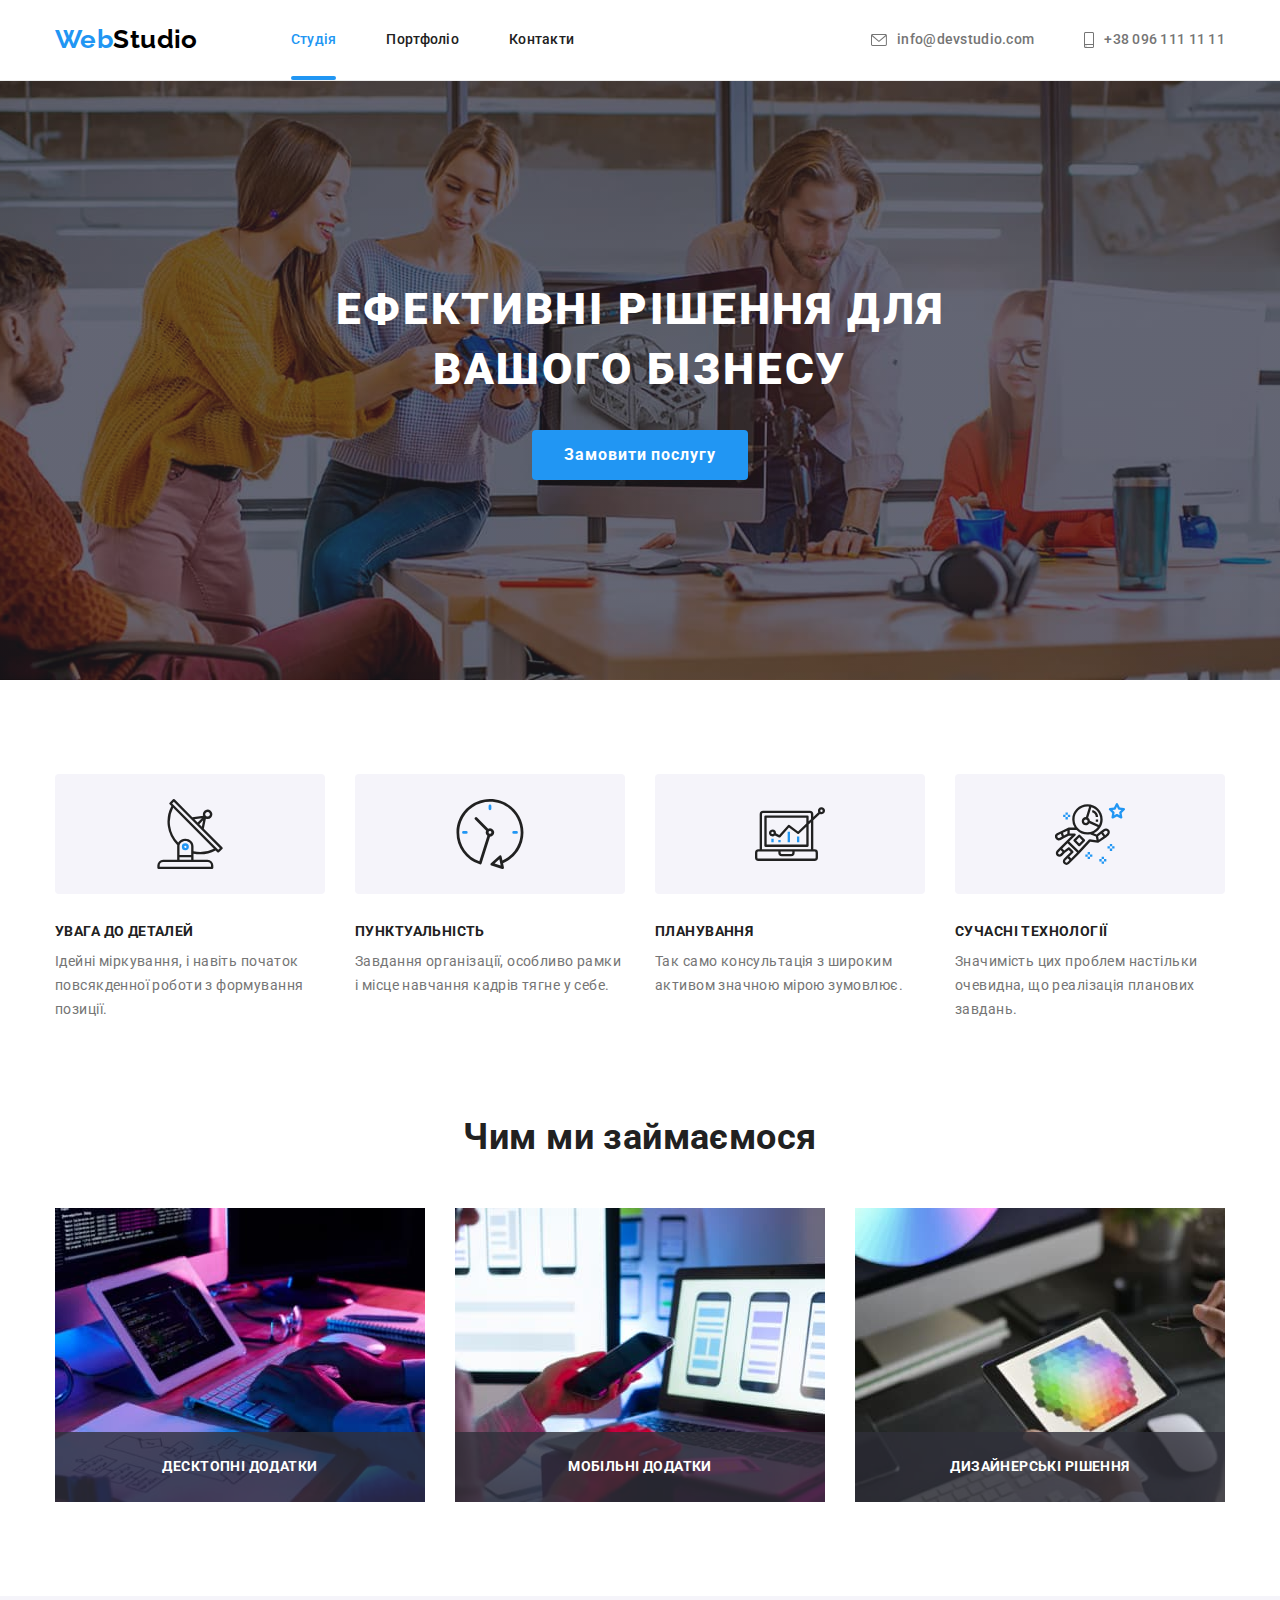
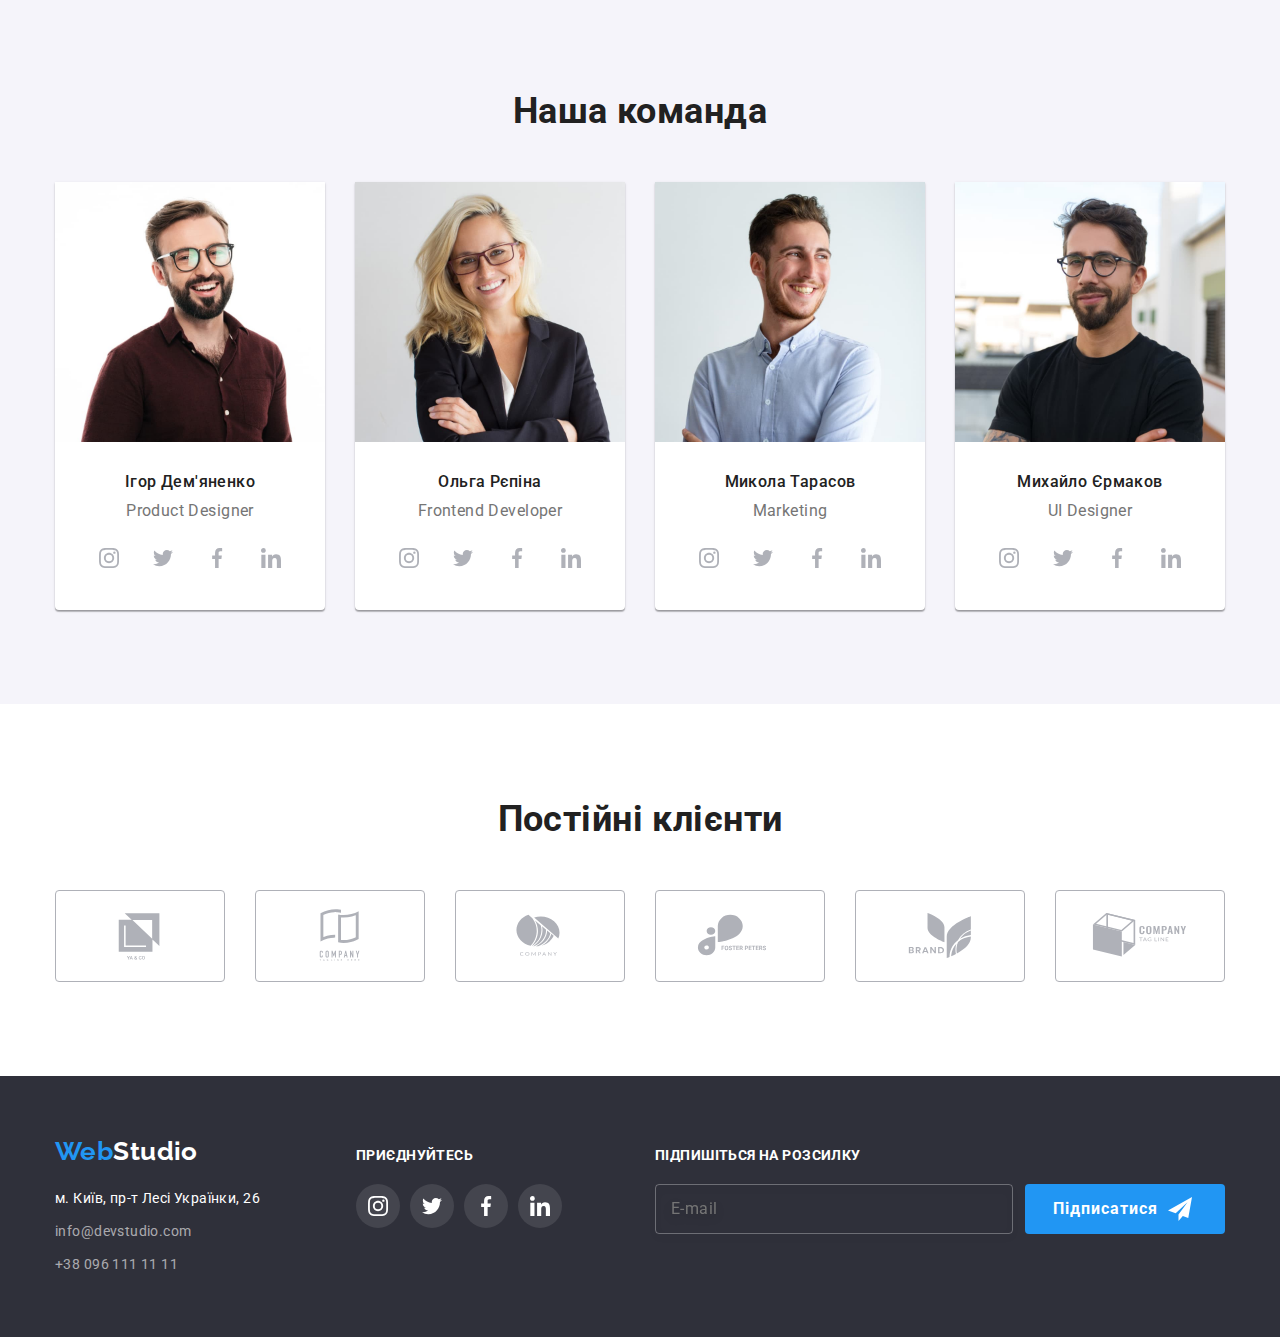
<file: index.html>
<!DOCTYPE html>
<html lang="uk">
  <head>
    <meta charset="UTF-8" />
    <meta http-equiv="X-UA-Compatible" content="IE=edge" />
    <meta name="viewport" content="width=device-width, initial-scale=1.0" />
    <title lang="en">WebStudio</title>
    <!-- Шрифти -->
    <link rel="preconnect" href="https://fonts.googleapis.com" />
    <link rel="preconnect" href="https://fonts.gstatic.com" crossorigin />
    <link
      href="https://fonts.googleapis.com/css2?family=Raleway:wght@700&family=Roboto:wght@400;500;700;900&display=swap"
      rel="stylesheet"
    />
    <!-- Нормализатор -->
    <link
      rel="stylesheet"
      href="https://cdnjs.cloudflare.com/ajax/libs/modern-normalize/1.0.0/modern-normalize.min.css"
    />
    <!-- Стилі -->
    <link rel="stylesheet" href="./CSS/main.min.css" />
  </head>
  <body>
    <!--Шапка сайту-->
    <header class="page-header">
      <div class="container page-header__container">
        <a href="" lang="en" class="logo-header logo page-header__logo"
          >Web<span class="logo--color-black">Studio</span></a
        >
        <nav class="nav">
          <ul class="nav__list list">
            <li class="nav__item">
              <a href="./index.html" class="nav__link nav__link--current"
                >Студія</a
              >
            </li>
            <li class="nav__item">
              <a href="./portfolio.html" class="nav__link">Портфоліо</a>
            </li>
            <li class="nav__item"><a href="" class="nav__link">Контакти</a></li>
          </ul>
        </nav>
        <ul class="contact-nav">
          <li class="contact-nav__item">
            <a class="contact-nav__link" href="mailto:info@devstudio.com">
              <svg width="16" height="12" class="contact-nav__icon">
                <use href="./images/sprite.svg#icon-envelope"></use>
              </svg>
              <span class="contact-nav-text">info@devstudio.com</span></a
            >
          </li>
          <li class="contact-nav__item">
            <a href="tel:+3809611111111" class="contact-nav__link">
              <svg width="10" height="16" class="contact-nav__icon">
                <use href="./images/sprite.svg#icon-smartphone"></use>
              </svg>
              +38 096 111 11 11</a
            >
          </li>
        </ul>
      </div>
    </header>
    <main>
      <!--Герой-->
      <section class="hero">
        <div class="container hero__group">
          <h1 class="hero__title">Ефективні рішення для вашого бізнесу</h1>
          <button type="button" class="button hero__button" data-modal-open>
            Замовити послугу
          </button>
        </div>
      </section>
      <!--Переваги компанії-->
      <section class="advantage">
        <div class="container">
          <h2 class="visually-hidden">Наші переваги</h2>
          <ul class="advantage__list">
            <li class="advantage__item">
              <div class="advantage__thumb">
                <svg width="70" height="70">
                  <use href="./images/sprite.svg#icon-antenna"></use>
                </svg>
              </div>
              <h3 class="advantage__title">УВАГА ДО ДЕТАЛЕЙ</h3>
              <p class="advantage__text">
                Ідейні міркування, і навіть початок повсякденної роботи з
                формування позиції.
              </p>
            </li>
            <li class="advantage__item">
              <div class="advantage__thumb">
                <svg width="70" height="70">
                  <use href="./images/sprite.svg#icon-clock"></use>
                </svg>
              </div>
              <h3 class="advantage__title">ПУНКТУАЛЬНІСТЬ</h3>
              <p class="advantage__text">
                Завдання організації, особливо рамки і місце навчання кадрів
                тягне у себе.
              </p>
            </li>
            <li class="advantage__item">
              <div class="advantage__thumb">
                <svg width="70" height="70">
                  <use href="./images/sprite.svg#icon-diagram"></use>
                </svg>
              </div>
              <h3 class="advantage__title">ПЛАНУВАННЯ</h3>
              <p class="advantage__text">
                Так само консультація з широким активом значною мірою зумовлює.
              </p>
            </li>
            <li class="advantage__item">
              <div class="advantage__thumb">
                <svg width="70" height="70">
                  <use href="./images/sprite.svg#icon-astronaut"></use>
                </svg>
              </div>
              <h3 class="advantage__title">СУЧАСНІ ТЕХНОЛОГІЇ</h3>
              <p class="advantage__text">
                Значимість цих проблем настільки очевидна, що реалізація
                планових завдань.
              </p>
            </li>
          </ul>
        </div>
      </section>
      <!--Чим займається компанія-->
      <section class="work">
        <div class="container">
          <h2 class="section-title">Чим ми займаємося</h2>
          <ul class="work__list">
            <li class="work__item">
              <div class="work__wrapper">
                <img
                  src="./images/types-of-work/types-of-work-1.jpg"
                  alt="Вид робіт 1"
                  width="370"
                />
                <p class="work__text">Десктопні додатки</p>
              </div>
            </li>
            <li class="work__item">
              <div class="work__wrapper">
                <img
                  src="./images/types-of-work/types-of-work-2.jpg"
                  alt="Вид робіт 2"
                  width="370"
                />
                <p class="work__text">Мобільні додатки</p>
              </div>
            </li>
            <li class="work__item">
              <div class="work__wrapper">
                <img
                  src="./images/types-of-work/types-of-work-3.jpg"
                  alt="Вид робіт 3"
                  width="370"
                />

                <p class="work__text">Дизайнерські рішення</p>
              </div>
            </li>
          </ul>
        </div>
      </section>
      <!--Команда-->
      <section class="team">
        <div class="container">
          <h2 class="section-title">Наша команда</h2>
          <ul class="team__list">
            <li class="team__item">
              <img
                src="./images/our_team/1_Igor.jpg"
                alt="Фото Ігора Дем'яненко"
                width="270"
              />
              <div class="team__thumb">
                <h3 class="team__title">Ігор Дем'яненко</h3>
                <p lang="en" class="team__text">Product Designer</p>
                <ul class="list-socials">
                  <li class="list-socials__item">
                    <a
                      class="link list-socials__link list-socials__link--light"
                      href=""
                      target="_blank"
                      rel="nofollow noopener noreferrer"
                      aria-label="Instagram icon"
                    >
                      <svg class="list-socials__icon" width="20" height="20">
                        <use href="./images/sprite.svg#icon-instagram"></use>
                      </svg>
                    </a>
                  </li>
                  <li class="list-socials__item">
                    <a
                      class="link list-socials__link list-socials__link--light"
                      href=""
                      target="_blank"
                      rel="nofollow noopener noreferrer"
                      aria-label="Twitter icon"
                    >
                      <svg class="list-socials__icon" width="20" height="20">
                        <use href="./images/sprite.svg#icon-twitter"></use>
                      </svg>
                    </a>
                  </li>
                  <li class="list-socials__item">
                    <a
                      class="link list-socials__link list-socials__link--light"
                      href=""
                      target="_blank"
                      rel="nofollow noopener noreferrer"
                      aria-label="Facebook icon"
                    >
                      <svg class="list-socials__icon" width="20" height="20">
                        <use href="./images/sprite.svg#icon-facebook"></use>
                      </svg>
                    </a>
                  </li>
                  <li class="list-socials__item">
                    <a
                      class="link list-socials__link list-socials__link--light"
                      href=""
                      target="_blank"
                      rel="nofollow noopener noreferrer"
                      aria-label="Linkedin icon"
                    >
                      <svg class="list-socials__icon" width="20" height="20">
                        <use href="./images/sprite.svg#icon-linkedin"></use>
                      </svg>
                    </a>
                  </li>
                </ul>
              </div>
            </li>
            <li class="team__item">
              <img
                src="./images/our_team/2_Olga.jpg"
                alt="Фото Ольги Рєпіної"
                width="270"
              />
              <div class="team__thumb">
                <h3 class="team__title">Ольга Рєпіна</h3>
                <p lang="en" class="team__text">Frontend Developer</p>
                <ul class="list list-socials">
                  <li class="list-socials__item">
                    <a
                      class="list-socials__link list-socials__link--light"
                      href=""
                      target="_blank"
                      rel="nofollow noopener noreferrer"
                      aria-label="Instagram icon"
                    >
                      <svg class="list-socials__icon" width="20" height="20">
                        <use href="./images/sprite.svg#icon-instagram"></use>
                      </svg>
                    </a>
                  </li>
                  <li class="list-socials__item">
                    <a
                      class="list-socials__link list-socials__link--light"
                      href=""
                      target="_blank"
                      rel="nofollow noopener noreferrer"
                      aria-label="Twitter icon"
                    >
                      <svg class="list-socials__icon" width="20" height="20">
                        <use href="./images/sprite.svg#icon-twitter"></use>
                      </svg>
                    </a>
                  </li>
                  <li class="list-socials__item">
                    <a
                      class="list-socials__link list-socials__link--light"
                      href=""
                      target="_blank"
                      rel="nofollow noopener noreferrer"
                      aria-label="Facebook icon"
                    >
                      <svg class="list-socials__icon" width="20" height="20">
                        <use href="./images/sprite.svg#icon-facebook"></use>
                      </svg>
                    </a>
                  </li>
                  <li class="list-socials__item">
                    <a
                      class="list-socials__link list-socials__link--light"
                      href=""
                      target="_blank"
                      rel="nofollow noopener noreferrer"
                      aria-label="Linkedin icon"
                    >
                      <svg class="list-socials__icon" width="20" height="20">
                        <use href="./images/sprite.svg#icon-linkedin"></use>
                      </svg>
                    </a>
                  </li>
                </ul>
              </div>
            </li>
            <li class="team__item">
              <img
                src="./images/our_team/3_Nicholas.jpg"
                alt="Фото Миколи Тарасова"
                width="270"
              />
              <div class="team__thumb">
                <h3 class="team__title">Микола Тарасов</h3>
                <p lang="en" class="team__text">Marketing</p>
                <ul class="list list-socials">
                  <li class="list-socials__item">
                    <a
                      class="list-socials__link list-socials__link--light"
                      href=""
                      target="_blank"
                      rel="nofollow noopener noreferrer"
                      aria-label="Instagram icon"
                    >
                      <svg class="list-socials__icon" width="20" height="20">
                        <use href="./images/sprite.svg#icon-instagram"></use>
                      </svg>
                    </a>
                  </li>
                  <li class="list-socials__item">
                    <a
                      class="list-socials__link list-socials__link--light"
                      href=""
                      target="_blank"
                      rel="nofollow noopener noreferrer"
                      aria-label="Twitter icon"
                    >
                      <svg class="list-socials__icon" width="20" height="20">
                        <use href="./images/sprite.svg#icon-twitter"></use>
                      </svg>
                    </a>
                  </li>
                  <li class="list-socials__item">
                    <a
                      class="list-socials__link list-socials__link--light"
                      href=""
                      target="_blank"
                      rel="nofollow noopener noreferrer"
                      aria-label="Facebook icon"
                    >
                      <svg class="list-socials__icon" width="20" height="20">
                        <use href="./images/sprite.svg#icon-facebook"></use>
                      </svg>
                    </a>
                  </li>
                  <li class="list-socials__item">
                    <a
                      class="list-socials__link list-socials__link--light"
                      href=""
                      target="_blank"
                      rel="nofollow noopener noreferrer"
                      aria-label="Linkedin icon"
                    >
                      <svg class="list-socials__icon" width="20" height="20">
                        <use href="./images/sprite.svg#icon-linkedin"></use>
                      </svg>
                    </a>
                  </li>
                </ul>
              </div>
            </li>
            <li class="team__item">
              <img
                src="./images/our_team/4_Mykhailo.jpg"
                alt="Фото Михайла Єрмакова"
                width="270"
              />
              <div class="team__thumb">
                <h3 class="team__title">Михайло Єрмаков</h3>
                <p lang="en" class="team__text">UI Designer</p>
                <ul class="list list-socials">
                  <li class="list-socials__item">
                    <a
                      class="list-socials__link list-socials__link--light"
                      href=""
                      target="_blank"
                      rel="nofollow noopener noreferrer"
                      aria-label="Instagram icon"
                    >
                      <svg class="list-socials__icon" width="20" height="20">
                        <use href="./images/sprite.svg#icon-instagram"></use>
                      </svg>
                    </a>
                  </li>
                  <li class="list-socials__item">
                    <a
                      class="list-socials__link list-socials__link--light"
                      href=""
                      target="_blank"
                      rel="nofollow noopener noreferrer"
                      aria-label="Twitter icon"
                    >
                      <svg class="list-socials__icon" width="20" height="20">
                        <use href="./images/sprite.svg#icon-twitter"></use>
                      </svg>
                    </a>
                  </li>
                  <li class="list-socials__item">
                    <a
                      class="list-socials__link list-socials__link--light"
                      href=""
                      target="_blank"
                      rel="nofollow noopener noreferrer"
                      aria-label="Facebook icon"
                    >
                      <svg class="list-socials__icon" width="20" height="20">
                        <use href="./images/sprite.svg#icon-facebook"></use>
                      </svg>
                    </a>
                  </li>
                  <li class="list-socials__item">
                    <a
                      class="list-socials__link list-socials__link--light"
                      href=""
                      target="_blank"
                      rel="nofollow noopener noreferrer"
                      aria-label="Linkedin icon"
                    >
                      <svg class="list-socials__icon" width="20" height="20">
                        <use href="./images/sprite.svg#icon-linkedin"></use>
                      </svg>
                    </a>
                  </li>
                </ul>
              </div>
            </li>
          </ul>
        </div>
      </section>
      <!--Клієнти-->
      <section class="clients">
        <div class="container">
          <h2 class="section-title">Постійні клієнти</h2>
          <ul class="list clients__list">
            <li class="clients__item">
              <a
                class="clients__link"
                href=""
                target="_blank"
                rel="nofollow noopener noreferrer"
                aria-label=""
              >
                <svg class="clients__icon" width="106" height="60">
                  <use href="./images/sprite.svg#icon-logo-one"></use>
                </svg>
              </a>
            </li>
            <li class="clients__item">
              <a
                class="clients__link"
                href="#"
                target="_blank"
                rel="nofollow noopener noreferrer"
                aria-label=""
              >
                <svg class="clients__icon" width="106" height="60">
                  <use href="./images/sprite.svg#icon-logo-two"></use>
                </svg>
              </a>
            </li>
            <li class="clients__item">
              <a
                class="clients__link"
                href="#"
                target="_blank"
                rel="nofollow noopener noreferrer"
                aria-label=""
              >
                <svg class="clients__icon" width="106" height="60">
                  <use href="./images/sprite.svg#icon-logo-three"></use>
                </svg>
              </a>
            </li>
            <li class="clients__item">
              <a
                class="clients__link"
                href="#"
                target="_blank"
                rel="nofollow noopener noreferrer"
                aria-label=""
              >
                <svg class="clients__icon" width="106" height="60">
                  <use href="./images/sprite.svg#icon-logo-four"></use>
                </svg>
              </a>
            </li>
            <li class="clients__item">
              <a
                class="clients__link"
                href="#"
                target="_blank"
                rel="nofollow noopener noreferrer"
                aria-label=""
              >
                <svg class="clients__icon" width="106" height="60">
                  <use href="./images/sprite.svg#icon-logo-five"></use>
                </svg>
              </a>
            </li>
            <li class="clients__item">
              <a
                class="clients__link"
                href="#"
                target="_blank"
                rel="nofollow noopener noreferrer"
                aria-label=""
              >
                <svg class="clients__icon" width="106" height="60">
                  <use href="./images/sprite.svg#icon-logo-six"></use>
                </svg>
              </a>
            </li>
          </ul>
        </div>
      </section>
    </main>
    <!--Подвал сайту-->
    <footer class="footer">
      <div class="container footer__container">
        <div class="address-box">
          <a href="" lang="en" class="logo footer__logo">
            Web<span class="logo--color-white">Studio</span></a
          >
          <address>
            <ul class="address-box__list">
              <li class="address-box__item">
                <a
                  href="https://goo.gl/maps/dEdwiiQ2Z6k7qwLy8"
                  target="_blank"
                  rel="noopener noreferrer"
                  class="link address-box__link address-box__link--light"
                  >м. Київ, пр-т Лесі Українки, 26</a
                >
              </li>
              <li class="address-box__item">
                <a
                  href="mailto:info@devstudio.com"
                  class="link address-box__link address-box__link--dark"
                  >info@devstudio.com</a
                >
              </li>
              <li class="address-box__item">
                <a
                  href="tel:+3809611111111"
                  class="link address-box__link address-box__link--dark"
                  >+38 096 111 11 11</a
                >
              </li>
            </ul>
          </address>
        </div>
        <div>
          <p class="footer__text">приєднуйтесь</p>
          <ul class="list-socials">
            <li>
              <a
                class="link list-socials__link list-socials__link--dark"
                href=""
                target="_blank"
                rel="nofollow noopener noreferrer"
                aria-label="Instagram"
              >
                <svg class="list-socials__icon" width="20" height="20">
                  <use href="./images/sprite.svg#icon-instagram"></use>
                </svg>
              </a>
            </li>
            <li>
              <a
                class="link list-socials__link list-socials__link--dark"
                href=""
                target="_blank"
                rel="nofollow noopener noreferrer"
                aria-label="twitter"
              >
                <svg class="list-socials__icon" width="20" height="20">
                  <use href="./images/sprite.svg#icon-twitter"></use>
                </svg>
              </a>
            </li>
            <li>
              <a
                class="link list-socials__link list-socials__link--dark"
                href=""
                target="_blank"
                rel="nofollow noopener noreferrer"
                aria-label="facebook"
              >
                <svg class="list-socials__icon" width="20" height="20">
                  <use href="./images/sprite.svg#icon-facebook"></use>
                </svg>
              </a>
            </li>
            <li>
              <a
                class="link list-socials__link list-socials__link--dark"
                href=""
                target="_blank"
                rel="nofollow noopener noreferrer"
                aria-label="linkedin"
              >
                <svg class="list-socials__icon" width="20" height="20">
                  <use href="./images/sprite.svg#icon-linkedin"></use>
                </svg>
              </a>
            </li>
          </ul>
        </div>
        <div class="footer__thumb">
          <p class="footer__text">Підпишіться на розсилку</p>
          <form class="follow">
            <label class="follow__label">
              <input
                class="follow__input"
                type="email"
                name="email"
                placeholder="E-mail"
              />
            </label>
            <button class="follow__button button" type="submit">
              Підписатися
              <svg class="follow__icon" width="24" height="24">
                <use href="./images/sprite.svg#send"></use>
              </svg>
            </button>
          </form>
        </div>
      </div>
    </footer>
    <!-- Модальне вікно -->
    <div class="backdrop is-hidden" data-modal>
      <div class="modal">
        <button class="close-btn" type="button" data-modal-close>
          <svg class="close-btn-icon" width="18" height="18">
            <use href="./images/sprite.svg#close-button"></use>
          </svg>
        </button>
        <p class="modal-title">Залиште свої дані, ми вам передзвонимо</p>
        <form class="modal-form">
          <div class="form-group">
            <label class="form-field">
              <span class="form-text">Ім'я</span>
              <input class="form-input" type="text" name="user_name" />
              <svg class="form-icon" width="18" height="18">
                <use href="./images/sprite.svg#person-modal"></use>
              </svg>
            </label>
            <label class="form-field">
              <span class="form-text">Телефон</span>
              <input class="form-input" type="tel" name="phone" />
              <svg class="form-icon" width="18" height="18">
                <use href="./images/sprite.svg#phone-modal"></use>
              </svg>
            </label>
            <label class="form-field">
              <span class="form-text">Пошта</span>
              <input class="form-input" type="email" name="email" />
              <svg class="form-icon" width="18" height="18">
                <use href="./images/sprite.svg#email-modal"></use>
              </svg>
            </label>
            <label class="form-field textarea">
              <span class="form-text">Коментар</span>
              <textarea
                class="form-message"
                name="message"
                rows="6"
                placeholder="Введіть текст"
              ></textarea>
            </label>
          </div>

          <label class="form-agreement">
            <input
              class="form-agreement-input visually-hidden"
              type="checkbox"
              name="agreement"
            />
            <svg class="form-agreement-icon" width="16" height="15">
              <use
                class="icon-check"
                href="./images/sprite.svg#icon-check"
              ></use>
              <use
                class="icon-uncheck"
                href="./images/sprite.svg#icon-uncheck"
              ></use>
            </svg>
            <span class="form-agreement-text">
              Погоджуюся з розсилкою та приймаю
              <a class="form-agreement-link" href="" target="_blank"
                >Умови договору</a
              >
            </span>
          </label>
          <div class="tumb-form-btn">
            <button class="form-btn button" type="submit">Відправити</button>
          </div>
        </form>
      </div>
    </div>
    <script src="./js/modal.js"></script>
  </body>
</html>
</file>
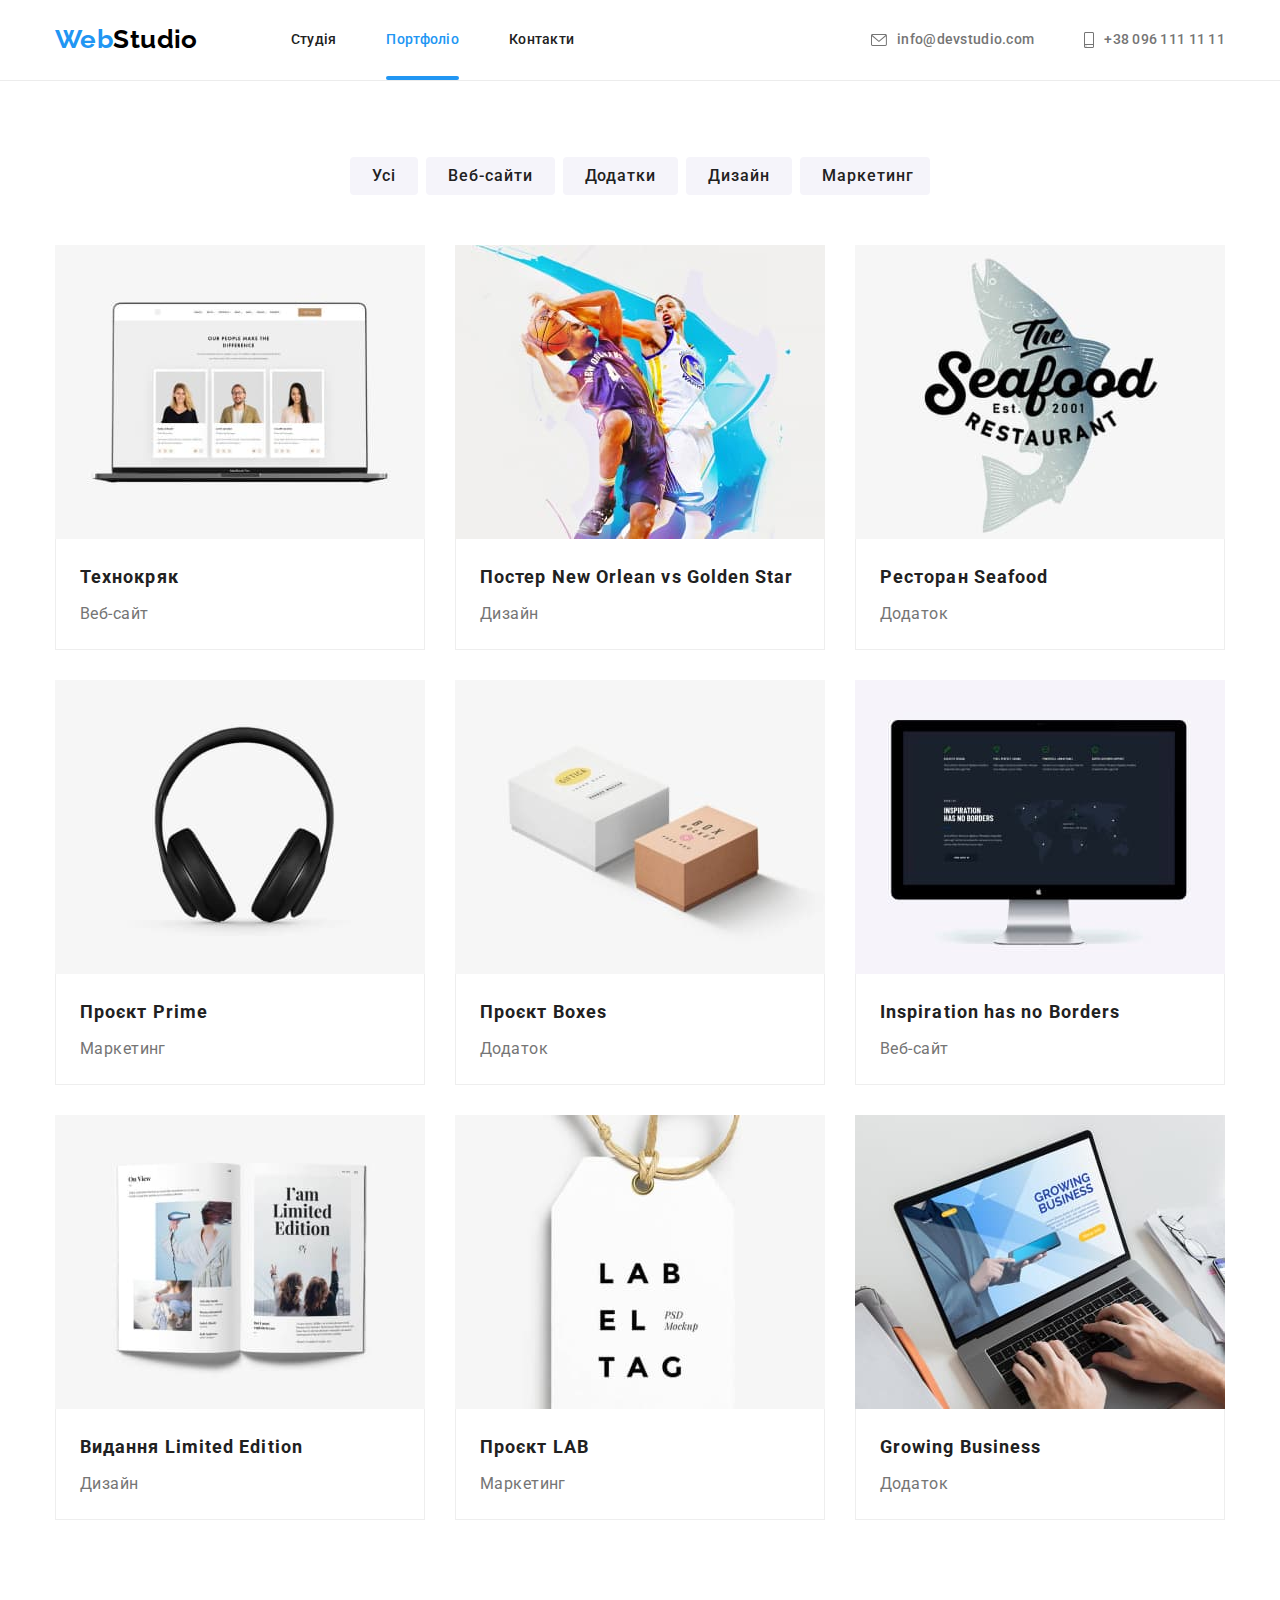
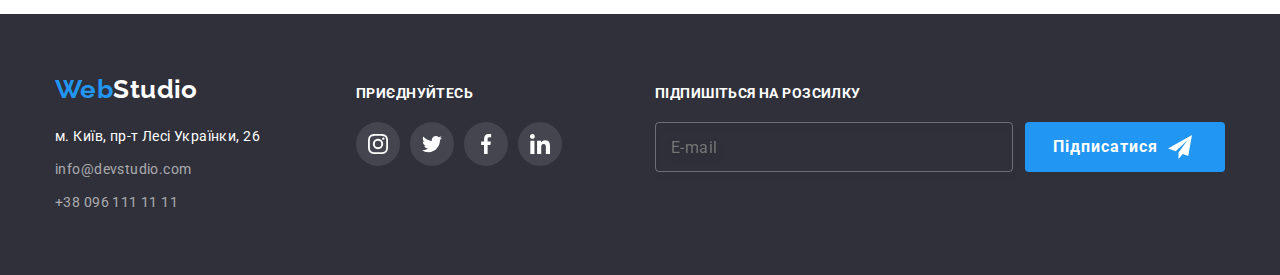
<file: portfolio.html>
<!DOCTYPE html>
<html lang="en">
  <head>
    <meta charset="UTF-8" />
    <meta http-equiv="X-UA-Compatible" content="IE=edge" />
    <meta name="viewport" content="width=device-width, initial-scale=1.0" />
    <title>WebStudio</title>
    <link rel="preconnect" href="https://fonts.gstatic.com" crossorigin />
    <link
      href="https://fonts.googleapis.com/css2?family=Raleway:wght@700&family=Roboto:wght@400;500;700;900&display=swap"
      rel="stylesheet"
    />
    <link
      rel="stylesheet"
      href="https://cdnjs.cloudflare.com/ajax/libs/modern-normalize/1.0.0/modern-normalize.min.css"
    />
    <link rel="stylesheet" href="./CSS/main.min.css" />
  </head>
  <body>
    <!--Шапка сайту-->
    <header class="page-header">
      <div class="container page-header__container">
        <a href="" lang="en" class="logo-header logo page-header__logo"
          >Web<span class="logo--color-black">Studio</span></a
        >
        <nav class="nav">
          <ul class="nav__list list">
            <li class="nav__item">
              <a href="./index.html" class="nav__link">Студія</a>
            </li>
            <li class="nav__item">
              <a href="./portfolio.html" class="nav__link nav__link--current"
                >Портфоліо</a
              >
            </li>
            <li class="nav__item"><a href="" class="nav__link">Контакти</a></li>
          </ul>
        </nav>
        <ul class="contact-nav list">
          <li class="contact-nav__item">
            <a class="contact-nav__link" href="mailto:info@devstudio.com">
              <svg width="16" height="12" class="contact-nav__icon">
                <use href="./images/sprite.svg#icon-envelope"></use>
              </svg>
              <span class="contact-nav-text">info@devstudio.com</span></a
            >
          </li>
          <li class="contact-nav__item">
            <a href="tel:+3809611111111" class="contact-nav__link">
              <svg width="10" height="16" class="contact-nav__icon">
                <use href="./images/sprite.svg#icon-smartphone"></use>
              </svg>
              +38 096 111 11 11</a
            >
          </li>
        </ul>
      </div>
    </header>
    <main>
      <section class="portfolio">
        <!--Меню конопок-->
        <div class="container">
          <h1 class="visually-hidden">Портфоліо</h1>
          <ul class="list buttons-menu">
            <li class="buttons-menu__item">
              <button type="button" class="button buttons-menu__button">
                Усі
              </button>
            </li>
            <li class="buttons-menu__item">
              <button type="button" class="button buttons-menu__button">
                Веб-сайти
              </button>
            </li>
            <li class="buttons-menu__item">
              <button type="button" class="button buttons-menu__button">
                Додатки
              </button>
            </li>
            <li class="buttons-menu__item">
              <button type="button" class="button buttons-menu__button">
                Дизайн
              </button>
            </li>
            <li class="buttons-menu__item">
              <button type="button" class="button buttons-menu__button">
                Маркетинг
              </button>
            </li>
          </ul>

          <!--Виконані роботи-->

          <ul class="list work-list">
            <li class="item">
              <a href="" class="link-portfolio">
                <div class="thumb-portfolio">
                  <img
                    src="./images/portfolio/1_web_site.jpg"
                    alt="Веб-сайт Технокряк"
                    width="370"
                  />
                  <div class="overlay">
                    <p class="overlay-text">
                      Ресурс пропонує комплексні пропозиції з різним рівнем
                      функціоналу та сервісів. Все це дозволить відвідувачу
                      отримати вичерпні відомості про компанію чи приватну
                      особу.
                    </p>
                  </div>
                </div>
                <div class="bottom">
                  <h2 class="title">Технокряк</h2>
                  <p class="text">Веб-сайт</p>
                </div></a
              >
            </li>

            <li class="item">
              <a href="" class="link-portfolio">
                <div class="thumb-portfolio">
                  <img
                    src="./images/portfolio/2_design.jpg"
                    alt="Дизайн пстеру New Orlean vs Golden Star"
                    width="370"
                  />
                  <div class="overlay">
                    <p class="overlay-text">
                      Ресурс пропонує комплексні пропозиції з різним рівнем
                      функціоналу та сервісів. Все це дозволить відвідувачу
                      отримати вичерпні відомості про компанію чи приватну
                      особу.
                    </p>
                  </div>
                </div>
                <div class="bottom">
                  <h2 class="title">Постер New Orlean vs Golden Star</h2>
                  <p class="text">Дизайн</p>
                </div></a
              >
            </li>

            <li class="item">
              <a href="" class="link-portfolio">
                <div class="thumb-portfolio">
                  <img
                    src="./images/portfolio/3_app.jpg"
                    alt="Додаток для Ресторан Seafood"
                    width="370"
                  />
                  <div class="overlay">
                    <p class="overlay-text">
                      Ресурс пропонує комплексні пропозиції з різним рівнем
                      функціоналу та сервісів. Все це дозволить відвідувачу
                      отримати вичерпні відомості про компанію чи приватну
                      особу.
                    </p>
                  </div>
                </div>
                <div class="bottom">
                  <h2 class="title">Ресторан Seafood</h2>
                  <p class="text">Додаток</p>
                </div></a
              >
            </li>

            <li class="item">
              <a href="" class="link-portfolio">
                <div class="thumb-portfolio">
                  <img
                    src="./images/portfolio/4_marketing.jpg"
                    alt="Маркетинг проєкту Prime"
                    width="370"
                  />
                  <div class="overlay">
                    <p class="overlay-text">
                      Ресурс пропонує комплексні пропозиції з різним рівнем
                      функціоналу та сервісів. Все це дозволить відвідувачу
                      отримати вичерпні відомості про компанію чи приватну
                      особу.
                    </p>
                  </div>
                </div>
                <div class="bottom">
                  <h2 class="title">Проєкт Prime</h2>
                  <p class="text">Маркетинг</p>
                </div></a
              >
            </li>

            <li class="item">
              <a href="" class="link-portfolio">
                <div class="thumb-portfolio">
                  <img
                    src="./images/portfolio/5_app.jpg"
                    alt="Додаток для проєкту Boxes"
                    width="370"
                  />
                  <div class="overlay">
                    <p class="overlay-text">
                      Ресурс пропонує комплексні пропозиції з різним рівнем
                      функціоналу та сервісів. Все це дозволить відвідувачу
                      отримати вичерпні відомості про компанію чи приватну
                      особу.
                    </p>
                  </div>
                </div>
                <div class="bottom">
                  <h2 class="title">Проєкт Boxes</h2>
                  <p class="text">Додаток</p>
                </div></a
              >
            </li>

            <li class="item">
              <a href="" class="link-portfolio">
                <div class="thumb-portfolio">
                  <img
                    src="./images/portfolio/6_web_site.jpg"
                    alt="Веб-сайт Inspiration has no Borders"
                    width="370"
                  />
                  <div class="overlay">
                    <p class="overlay-text">
                      Ресурс пропонує комплексні пропозиції з різним рівнем
                      функціоналу та сервісів. Все це дозволить відвідувачу
                      отримати вичерпні відомості про компанію чи приватну
                      особу.
                    </p>
                  </div>
                </div>
                <div class="bottom">
                  <h2 class="title">Inspiration has no Borders</h2>
                  <p class="text">Веб-сайт</p>
                </div></a
              >
            </li>

            <li class="item">
              <a href="" class="link-portfolio">
                <div class="thumb-portfolio">
                  <img
                    src="./images/portfolio/7_design.jpg"
                    alt="Дизайн видання Limited Edition"
                    width="370"
                  />
                  <div class="overlay">
                    <p class="overlay-text">
                      Ресурс пропонує комплексні пропозиції з різним рівнем
                      функціоналу та сервісів. Все це дозволить відвідувачу
                      отримати вичерпні відомості про компанію чи приватну
                      особу.
                    </p>
                  </div>
                </div>
                <div class="bottom">
                  <h2 class="title">Видання Limited Edition</h2>
                  <p class="text">Дизайн</p>
                </div></a
              >
            </li>

            <li class="item">
              <a href="" class="link-portfolio">
                <div class="thumb-portfolio">
                  <img
                    src="./images/portfolio/8_marketing.jpg"
                    alt="Маркетинг проєкту LAB"
                    width="370"
                  />
                  <div class="overlay">
                    <p class="overlay-text">
                      Ресурс пропонує комплексні пропозиції з різним рівнем
                      функціоналу та сервісів. Все це дозволить відвідувачу
                      отримати вичерпні відомості про компанію чи приватну
                      особу.
                    </p>
                  </div>
                </div>
                <div class="bottom">
                  <h2 class="title">Проєкт LAB</h2>
                  <p class="text">Маркетинг</p>
                </div></a
              >
            </li>

            <li class="item">
              <a href="" class="link-portfolio">
                <div class="thumb-portfolio">
                  <img
                    src="./images/portfolio/9_app.jpg"
                    alt="Додаток Growing Business"
                    width="370"
                  />
                  <div class="overlay">
                    <p class="overlay-text">
                      Ресурс пропонує комплексні пропозиції з різним рівнем
                      функціоналу та сервісів. Все це дозволить відвідувачу
                      отримати вичерпні відомості про компанію чи приватну
                      особу.
                    </p>
                  </div>
                </div>
                <div class="bottom">
                  <h2 class="title">Growing Business</h2>
                  <p class="text">Додаток</p>
                </div></a
              >
            </li>
          </ul>
        </div>
      </section>
    </main>
    <!--Подвал сайту-->
    <footer class="footer">
      <div class="container footer__container">
        <div class="address-box">
          <a href="" lang="en" class="logo footer__logo">
            Web<span class="logo--color-white">Studio</span></a
          >
          <address>
            <ul class="list address-box__list">
              <li class="address-box__item">
                <a
                  href="https://goo.gl/maps/dEdwiiQ2Z6k7qwLy8"
                  target="_blank"
                  rel="noopener noreferrer"
                  class="link address-box__link address-box__link--light"
                  >м. Київ, пр-т Лесі Українки, 26</a
                >
              </li>
              <li class="address-box__item">
                <a
                  href="mailto:info@devstudio.com"
                  class="link address-box__link address-box__link--dark"
                  >info@devstudio.com</a
                >
              </li>
              <li class="address-box__item">
                <a
                  href="tel:+3809611111111"
                  class="link address-box__link address-box__link--dark"
                  >+38 096 111 11 11</a
                >
              </li>
            </ul>
          </address>
        </div>
        <div>
          <p class="footer__text">приєднуйтесь</p>
          <ul class="list list-socials">
            <li>
              <a
                class="link list-socials__link list-socials__link--dark"
                href=""
                target="_blank"
                rel="nofollow noopener noreferrer"
                aria-label="Instagram"
              >
                <svg class="list-socials__icon" width="20" height="20">
                  <use href="./images/sprite.svg#icon-instagram"></use>
                </svg>
              </a>
            </li>
            <li>
              <a
                class="link list-socials__link list-socials__link--dark"
                href=""
                target="_blank"
                rel="nofollow noopener noreferrer"
                aria-label="twitter"
              >
                <svg class="list-socials__icon" width="20" height="20">
                  <use href="./images/sprite.svg#icon-twitter"></use>
                </svg>
              </a>
            </li>
            <li>
              <a
                class="link list-socials__link list-socials__link--dark"
                href=""
                target="_blank"
                rel="nofollow noopener noreferrer"
                aria-label="facebook"
              >
                <svg class="list-socials__icon" width="20" height="20">
                  <use href="./images/sprite.svg#icon-facebook"></use>
                </svg>
              </a>
            </li>
            <li>
              <a
                class="link list-socials__link list-socials__link--dark"
                href=""
                target="_blank"
                rel="nofollow noopener noreferrer"
                aria-label="linkedin"
              >
                <svg class="list-socials__icon" width="20" height="20">
                  <use href="./images/sprite.svg#icon-linkedin"></use>
                </svg>
              </a>
            </li>
          </ul>
        </div>
        <div class="footer__thumb">
          <p class="footer__text">Підпишіться на розсилку</p>
          <form class="follow">
            <label class="follow__label">
              <input
                class="follow__input"
                type="email"
                name="email"
                placeholder="E-mail"
              />
            </label>
            <button class="follow__button button" type="submit">
              Підписатися
              <svg class="follow__icon" width="24" height="24">
                <use href="./images/sprite.svg#send"></use>
              </svg>
            </button>
          </form>
        </div>
      </div>
    </footer>
  </body>
</html>
</file>
<file: CSS/main.min.css>
:root{--primary-text-color: #757575;--title-text-color: #212121;--accent-color: #2196f3;--color-white-text-bg: #ffffff;--color-bg: #2f303a;--color-button-bg: #f5f4fa;--color-text-contacts-footer: rgba(255, 255, 255, 0.6);--color-text-logo: #000000;--color-button-bg-accent: #188CE8;--color-link: #AFB1B8;--primary-font: "Roboto", sans-serif;--secondary-font: "Raleway", sans-serif;--transition-duration: 250ms;--transition-timing-function: cubic-bezier(0.4, 0, 0.2, 1)}.visually-hidden{position:absolute;width:1px;height:1px;margin:-1px;border:0;padding:0;white-space:nowrap;-webkit-clip-path:inset(100%);clip-path:inset(100%);clip:rect(0 0 0 0);overflow:hidden}body{color:var(--primary-text-color);background-color:var(--color-white-text-bg);font-family:var(--primary-font);font-size:14px;letter-spacing:.03em;padding-top:80px}h1,h2,h3,h4,h5,h6,p{margin:0}img{display:block}.container{width:1200px;padding-left:15px;padding-right:15px;margin-left:auto;margin-right:auto}.section-title{color:var(--title-text-color);font-weight:700;font-size:36px;line-height:1.17;text-align:center;padding-bottom:50px}.button{border-radius:4px;color:var(--color-white-text-bg);background-color:var(--accent-color);font-weight:700;font-size:16px;line-height:1.88;letter-spacing:.06em;border:none;font-family:inherit;cursor:pointer;-webkit-transition:background-color var(--transition-duration) var(--transition-timing-function);transition:background-color var(--transition-duration) var(--transition-timing-function)}.button:hover,.button:focus{background-color:var(--color-button-bg-accent)}.page-header{border-bottom:1px solid #ececec;position:fixed;width:100%;top:0;left:0;z-index:2;background-color:var(--color-white-text-bg)}.page-header__container{display:-webkit-box;display:-ms-flexbox;display:flex;-webkit-box-align:center;-ms-flex-align:center;align-items:center}.page-header__logo{margin-right:93px;padding-top:24px;padding-bottom:25px}.logo{color:var(--accent-color);font-family:var(--secondary-font);font-weight:700;font-size:26px;line-height:1.2;text-decoration:none}.logo--color-black{color:var(--color-text-logo)}.footer__logo{display:block;margin-bottom:20px}.logo--color-white{color:var(--color-white-text-bg)}.nav__list{list-style:none;margin:0;padding:0;display:-webkit-box;display:-ms-flexbox;display:flex}.nav__item{position:relative}.nav__item:not(:last-child){margin-right:50px}.nav__link{display:block;padding-top:32px;padding-bottom:32px;color:var(--title-text-color);text-decoration:none;font-weight:500;line-height:1.14;letter-spacing:.02em;-webkit-transition-property:color;transition-property:color;-webkit-transition-duration:var(--transition-duration);transition-duration:var(--transition-duration);-webkit-transition-timing-function:var(--transition-timing-function);transition-timing-function:var(--transition-timing-function)}.nav__link:hover,.nav__link:focus{color:var(--accent-color)}.nav__link--current{color:var(--accent-color)}.nav__link--current::after{content:"";position:absolute;bottom:0;left:0;display:block;width:100%;height:4px;background-color:var(--accent-color);border-radius:2px}.contact-nav{list-style:none;margin:0;padding:0;display:-webkit-box;display:-ms-flexbox;display:flex;margin-left:auto}.contact-nav__link{display:-webkit-box;display:-ms-flexbox;display:flex;-webkit-box-align:center;-ms-flex-align:center;align-items:center;padding-top:32px;padding-bottom:32px;color:var(--primary-text-color);text-decoration:none;font-weight:500;line-height:1.14;letter-spacing:.02em;-webkit-transition-property:color;transition-property:color;-webkit-transition-duration:var(--transition-duration);transition-duration:var(--transition-duration);-webkit-transition-timing-function:var(--transition-timing-function);transition-timing-function:var(--transition-timing-function)}.contact-nav__link:hover,.contact-nav__link:focus{color:var(--accent-color)}.contact-nav__item:not(:last-child){margin-right:50px}.contact-nav__icon{fill:currentColor;margin-right:10px}.address-box{margin-right:70px;width:231px}.address-box__list{list-style:none;margin:0;padding:0}.address-box__item:not(:last-child){margin-bottom:9px}.address-box__link{font-style:normal;font-weight:400;line-height:1.71;text-decoration:none;-webkit-transition-property:color;transition-property:color;-webkit-transition-duration:var(--transition-duration);transition-duration:var(--transition-duration);-webkit-transition-timing-function:var(--transition-timing-function);transition-timing-function:var(--transition-timing-function)}.address-box__link:hover,.address-box__link:focus{color:var(--accent-color)}.address-box__link--light{color:var(--color-white-text-bg)}.address-box__link--dark{color:var(--color-text-contacts-footer)}.hero{max-width:1600px;padding-top:200px;padding-bottom:200px;margin-left:auto;margin-right:auto;background-color:rgba(47,48,58,.4);background-image:-webkit-gradient(linear, left top, left bottom, from(rgba(47, 48, 58, 0.4)), to(rgba(47, 48, 58, 0.4))),url(../images/hero/bg.jpg);background-image:linear-gradient(rgba(47, 48, 58, 0.4), rgba(47, 48, 58, 0.4)),url(../images/hero/bg.jpg);background-repeat:no-repeat;background-size:cover;background-position:center}.hero__group{text-align:center}.hero__title{width:696px;margin-left:auto;margin-right:auto;margin-bottom:30px;color:var(--color-white-text-bg);font-weight:900;font-size:44px;line-height:1.36;letter-spacing:.06em;text-transform:uppercase}.hero__button{display:-webkit-inline-box;display:-ms-inline-flexbox;display:inline-flex;-webkit-box-pack:center;-ms-flex-pack:center;justify-content:center;-webkit-box-align:center;-ms-flex-align:center;align-items:center;min-width:216px;padding:10px 32px;-webkit-transition-property:background-color;transition-property:background-color;-webkit-transition-duration:var(--transition-duration);transition-duration:var(--transition-duration);-webkit-transition-timing-function:var(--transition-timing-function);transition-timing-function:var(--transition-timing-function)}.backdrop{position:fixed;top:0;left:0;z-index:20;width:100%;height:100%;background-color:rgba(0,0,0,.2);-webkit-transition:opasity 250ms linear,visibility 250ms linear;transition:opasity 250ms linear,visibility 250ms linear}.backdrop.is-hidden{opacity:0;visibility:hidden;pointer-events:none}.modal{position:absolute;top:50%;left:50%;-webkit-transform:translate(-50%, -50%);transform:translate(-50%, -50%);min-height:581px;width:528px;padding:40px;border-radius:4px;background-color:var(--color-white-text-bg);-webkit-transition:-webkit-transform 250ms ease-in;transition:-webkit-transform 250ms ease-in;transition:transform 250ms ease-in;transition:transform 250ms ease-in, -webkit-transform 250ms ease-in}.backdrop.is-hidden .modal{-webkit-transform:translate(-80%, -50%);transform:translate(-80%, -50%)}.form-text{display:inline-block;margin-bottom:4px;font-size:12px;line-height:1.1666666667;letter-spacing:.01em}.close-btn{position:absolute;top:8px;right:8px;display:-webkit-box;display:-ms-flexbox;display:flex;-webkit-box-align:center;-ms-flex-align:center;align-items:center;-webkit-box-pack:center;-ms-flex-pack:center;justify-content:center;width:30px;height:30px;padding:0;border-radius:50%;border:1px solid rgba(0,0,0,.1);-webkit-box-shadow:0px 4px 4px rgba(0,0,0,.25);box-shadow:0px 4px 4px rgba(0,0,0,.25);background-color:var(--color-white-text-bg);cursor:pointer;-webkit-transition-property:fill;transition-property:fill;-webkit-transition-duration:var(--transition-duration);transition-duration:var(--transition-duration);-webkit-transition-timing-function:var(--transition-timing-function);transition-timing-function:var(--transition-timing-function)}.close-btn:hover{fill:var(--accent-color)}.modal-title{margin-bottom:12px;font-weight:700;font-size:20px;line-height:1.15;text-align:center;letter-spacing:.03em;color:var(--title-text-color)}.form-group{display:-webkit-box;display:-ms-flexbox;display:flex;-webkit-box-orient:vertical;-webkit-box-direction:normal;-ms-flex-direction:column;flex-direction:column;gap:10px}.form-group .form-field{position:relative}.modal-form .form-input{width:448px;height:40px;padding-left:42px;font-size:12px;line-height:1.1666666667;letter-spacing:.01em;color:var(--primary-text-color);border:1px solid rgba(33,33,33,.2);border-radius:4px;outline:rgba(0,0,0,0);-webkit-transition:border-color var(--transition-duration) var(--transition-timing-function);transition:border-color var(--transition-duration) var(--transition-timing-function)}.modal-form .form-input:focus+.form-icon{fill:var(--accent-color)}.modal-form .form-input:focus{border-color:var(--accent-color)}.form-icon{position:absolute;top:50%;left:12px;-webkit-transition:fill var(--transition-duration) var(--transition-timing-function);transition:fill var(--transition-duration) var(--transition-timing-function)}.tumb-form-btn{text-align:center}.form-btn{display:-webkit-box;display:-ms-flexbox;display:flex;-webkit-box-align:center;-ms-flex-align:center;align-items:center;-webkit-box-pack:center;-ms-flex-pack:center;justify-content:center;padding:10px 52px;margin-left:auto;margin-right:auto;min-width:200px;-webkit-transition:background-color var(--transition-duration) var(--transition-timing-function);transition:background-color var(--transition-duration) var(--transition-timing-function)}.form-btn:hover,.form-btn:focus{background-color:var(--color-button-bg-accent)}.textarea{margin-bottom:20px}.form-message{width:448px;height:120px;padding:12px 16px;resize:none;font-size:12px;line-height:1.1666666667;letter-spacing:.01em;color:var(--primary-text-color);border:1px solid rgba(33,33,33,.2);border-radius:4px;outline:rgba(0,0,0,0);-webkit-transition:border-color var(--transition-duration) var(--transition-timing-function);transition:border-color var(--transition-duration) var(--transition-timing-function)}.form-message::-webkit-input-placeholder{font-weight:400;font-size:12px;line-height:14px;letter-spacing:.01em;color:rgba(117,117,117,.5)}.form-message::-moz-placeholder{font-weight:400;font-size:12px;line-height:14px;letter-spacing:.01em;color:rgba(117,117,117,.5)}.form-message:-ms-input-placeholder{font-weight:400;font-size:12px;line-height:14px;letter-spacing:.01em;color:rgba(117,117,117,.5)}.form-message::-ms-input-placeholder{font-weight:400;font-size:12px;line-height:14px;letter-spacing:.01em;color:rgba(117,117,117,.5)}.form-message::placeholder{font-weight:400;font-size:12px;line-height:14px;letter-spacing:.01em;color:rgba(117,117,117,.5)}.form-agreement{display:-webkit-box;display:-ms-flexbox;display:flex;-webkit-box-align:center;-ms-flex-align:center;align-items:center;-webkit-box-pack:center;-ms-flex-pack:center;justify-content:center;margin-bottom:30px;cursor:pointer}.form-agreement-icon{margin-right:7px}.form-agreement-input{-webkit-appearance:none;-moz-appearance:none;appearance:none}.form-agreement-icon .icon-uncheck{opacity:1}.form-agreement-input:checked+.form-agreement-icon .icon-uncheck{opacity:0}.form-agreement-icon .icon-check{opacity:0}.form-agreement-input:checked+.form-agreement-icon .icon-check{opacity:1}.form-agreement-text{-webkit-user-select:none;-moz-user-select:none;-ms-user-select:none;user-select:none}.form-agreement-link{color:var(--accent-color)}.advantage{padding-top:94px;padding-bottom:94px}.advantage__list{list-style:none;margin:0;padding:0;display:-webkit-box;display:-ms-flexbox;display:flex;-webkit-box-pack:justify;-ms-flex-pack:justify;justify-content:space-between}.advantage__title{margin-bottom:10px;width:270px;color:var(--title-text-color);font-weight:700;font-size:14px;line-height:1.14;text-transform:uppercase}.advantage__thumb{display:-webkit-box;display:-ms-flexbox;display:flex;-webkit-box-align:center;-ms-flex-align:center;align-items:center;-webkit-box-pack:center;-ms-flex-pack:center;justify-content:center;margin-bottom:30px;width:270px;height:120px;background-color:var(--color-button-bg);border-radius:4px}.advantage__text{line-height:1.71;width:270px}.work{padding-top:0;padding-bottom:94px}.work__list{list-style:none;margin:0;padding:0;display:-webkit-box;display:-ms-flexbox;display:flex;-ms-flex-wrap:wrap;flex-wrap:wrap;gap:30px}.work__item{-ms-flex-preferred-size:calc((100% - 60px)/3);flex-basis:calc((100% - 60px)/3)}.work__wrapper{position:relative}.work__text{position:absolute;bottom:0;left:0;display:-webkit-box;display:-ms-flexbox;display:flex;-webkit-box-pack:center;-ms-flex-pack:center;justify-content:center;-webkit-box-align:center;-ms-flex-align:center;align-items:center;width:100%;height:70px;background-color:rgba(47,48,58,.8);font-weight:700;line-height:1.14;text-align:center;text-transform:uppercase;color:var(--color-white-text-bg)}.team{padding-top:94px;padding-bottom:94px;background-color:var(--color-button-bg)}.team__list{list-style:none;margin:0;padding:0;display:-webkit-box;display:-ms-flexbox;display:flex;-ms-flex-wrap:wrap;flex-wrap:wrap;gap:30px}.team__item{-ms-flex-preferred-size:calc((100% - 90px)/4);flex-basis:calc((100% - 90px)/4);border-radius:0px 0px 4px 4px;-webkit-box-shadow:0px 1px 3px rgba(0,0,0,.12),0px 1px 1px rgba(0,0,0,.14),0px 2px 1px rgba(0,0,0,.2);box-shadow:0px 1px 3px rgba(0,0,0,.12),0px 1px 1px rgba(0,0,0,.14),0px 2px 1px rgba(0,0,0,.2);background-color:var(--color-white-text-bg)}.team__thumb{padding:30px 32px}.team__title{color:var(--title-text-color);font-weight:500;font-size:16px;line-height:1.19;text-align:center;margin-bottom:10px}.team__text{font-size:16px;line-height:1.19;text-align:center;padding-bottom:16px}.list-socials{list-style:none;margin:0;padding:0;display:-webkit-box;display:-ms-flexbox;display:flex;-webkit-box-pack:center;-ms-flex-pack:center;justify-content:center;gap:10px}.list-socials__link{display:-webkit-box;display:-ms-flexbox;display:flex;-webkit-box-align:center;-ms-flex-align:center;align-items:center;-webkit-box-pack:center;-ms-flex-pack:center;justify-content:center;width:44px;height:44px;border-radius:50%;-webkit-transition-property:color,background-color;transition-property:color,background-color;-webkit-transition-duration:var(--transition-duration);transition-duration:var(--transition-duration);-webkit-transition-timing-function:var(--transition-timing-function);transition-timing-function:var(--transition-timing-function)}.list-socials__link--light{color:var(--color-link);background-color:var(--color-white-text-bg)}.list-socials__link--light:hover,.list-socials__link--light:focus{color:var(--color-white-text-bg);background-color:var(--accent-color)}.list-socials__link--dark{color:var(--color-white-text-bg);background-color:rgba(255,255,255,.1)}.list-socials__link--dark:hover,.list-socials__link--dark:focus{background-color:var(--accent-color)}.list-socials__icon{fill:currentColor}.clients{padding-top:94px;padding-bottom:94px}.clients__list{list-style:none;margin:0;padding:0;display:-webkit-box;display:-ms-flexbox;display:flex;-webkit-box-pack:center;-ms-flex-pack:center;justify-content:center;gap:30px}.clients__link{display:-webkit-box;display:-ms-flexbox;display:flex;-webkit-box-align:center;-ms-flex-align:center;align-items:center;-webkit-box-pack:center;-ms-flex-pack:center;justify-content:center;width:170px;height:92px;color:var(--color-link);border:1px solid var(--color-link);border-radius:4px;-webkit-transition-property:color,border-color;transition-property:color,border-color;-webkit-transition-duration:var(--transition-duration);transition-duration:var(--transition-duration);-webkit-transition-timing-function:var(--transition-timing-function);transition-timing-function:var(--transition-timing-function)}.clients__link:hover,.clients__link:focus{color:var(--accent-color);border-color:var(--accent-color)}.clients__icon{fill:currentColor}.portfolio{padding-top:77px;padding-bottom:94px}.buttons-menu{list-style:none;margin:0;padding:0;display:-webkit-box;display:-ms-flexbox;display:flex;margin-bottom:50px;-webkit-box-pack:center;-ms-flex-pack:center;justify-content:center}.buttons-menu__button{max-width:130px;min-width:0;min-height:38px;padding:6px 22px;border-radius:4px;color:var(--title-text-color);background-color:var(--color-button-bg);font-weight:500;font-size:16px;line-height:1.62;-webkit-transition-property:color,background-color,-webkit-box-shadow;transition-property:color,background-color,-webkit-box-shadow;transition-property:color,background-color,box-shadow;transition-property:color,background-color,box-shadow,-webkit-box-shadow;-webkit-transition-duration:var(--transition-duration);transition-duration:var(--transition-duration);-webkit-transition-timing-function:var(--transition-timing-function);transition-timing-function:var(--transition-timing-function)}.buttons-menu__button:hover,.buttons-menu__button:focus{color:var(--color-white-text-bg);background-color:var(--accent-color);-webkit-box-shadow:0px 3px 1px rgba(0,0,0,.1),0px 1px 2px rgba(0,0,0,.08),0px 2px 2px rgba(0,0,0,.12);box-shadow:0px 3px 1px rgba(0,0,0,.1),0px 1px 2px rgba(0,0,0,.08),0px 2px 2px rgba(0,0,0,.12)}.buttons-menu__item:not(:last-child){margin-right:8px}.work-list{list-style:none;margin:0;padding:0;display:-webkit-box;display:-ms-flexbox;display:flex;-ms-flex-wrap:wrap;flex-wrap:wrap;gap:30px}.work-list .item{-ms-flex-preferred-size:calc((100% - 60px)/3);flex-basis:calc((100% - 60px)/3)}.work-list .link-portfolio{display:block;text-decoration:none;-webkit-transition-property:-webkit-box-shadow;transition-property:-webkit-box-shadow;transition-property:box-shadow;transition-property:box-shadow, -webkit-box-shadow;-webkit-transition-duration:var(--transition-duration);transition-duration:var(--transition-duration);-webkit-transition-timing-function:var(--transition-timing-function);transition-timing-function:var(--transition-timing-function)}.work-list .link-portfolio:hover,.work-list .link-portfolio:focus{-webkit-box-shadow:0px 1px 1px rgba(0,0,0,.12),0px 4px 4px rgba(0,0,0,.06),1px 4px 6px rgba(0,0,0,.16);box-shadow:0px 1px 1px rgba(0,0,0,.12),0px 4px 4px rgba(0,0,0,.06),1px 4px 6px rgba(0,0,0,.16)}.thumb-portfolio{position:relative;overflow:hidden}.overlay{position:absolute;top:0;left:0;-webkit-transform:translateY(101%);transform:translateY(101%);display:-webkit-box;display:-ms-flexbox;display:flex;-webkit-box-align:center;-ms-flex-align:center;align-items:center;width:100%;height:100%;background-color:rgba(33,150,243,.9);-webkit-transition:-webkit-transform var(--transition-duration);transition:-webkit-transform var(--transition-duration);transition:transform var(--transition-duration);transition:transform var(--transition-duration), -webkit-transform var(--transition-duration)}.work-list .item:hover .overlay{-webkit-transform:translateY(0);transform:translateY(0)}.overlay-text{font-weight:400;font-size:18px;line-height:1.5555555556;letter-spacing:.03em;padding-left:24px;padding-right:24px;color:var(--color-white-text-bg)}.portfolio .title{margin-bottom:4px;color:var(--title-text-color);font-weight:700;font-size:18px;line-height:2;letter-spacing:.06em}.portfolio .text{color:var(--primary-text-color);font-size:16px;line-height:1.88}.work-list .bottom{padding-top:20px;padding-bottom:20px;padding-left:24px;border-right:1px solid #eee;border-left:1px solid #eee;border-bottom:1px solid #eee}.footer{padding-top:60px;padding-bottom:60px;background-color:var(--color-bg)}.footer__container{display:-webkit-box;display:-ms-flexbox;display:flex;-webkit-box-align:baseline;-ms-flex-align:baseline;align-items:baseline}.footer__text{font-weight:700;line-height:1.14;text-transform:uppercase;color:var(--color-white-text-bg);margin-bottom:20px}.footer__thumb{margin-left:93px}.follow{display:-webkit-box;display:-ms-flexbox;display:flex;-webkit-box-align:center;-ms-flex-align:center;align-items:center}.follow__label{width:358px;margin-right:12px}.follow__input{padding:15px;width:100%;height:50px;outline:rgba(0,0,0,0);border:1px solid rgba(255,255,255,.3);border-radius:4px;-webkit-filter:drop-shadow(0px 4px 4px rgba(0, 0, 0, 0.15));filter:drop-shadow(0px 4px 4px rgba(0, 0, 0, 0.15));background-color:rgba(0,0,0,0);font-weight:400;font-size:16px;line-height:1.25;letter-spacing:.03em;color:rgba(255,255,255,.6)}.follow-input::-webkit-input-placeholder{color:rgba(255,255,255,.6)}.follow-input::-moz-placeholder{color:rgba(255,255,255,.6)}.follow-input:-ms-input-placeholder{color:rgba(255,255,255,.6)}.follow-input::-ms-input-placeholder{color:rgba(255,255,255,.6)}.follow-input::placeholder{color:rgba(255,255,255,.6)}.follow__button{display:-webkit-box;display:-ms-flexbox;display:flex;-webkit-box-align:center;-ms-flex-align:center;align-items:center;padding-top:10px;padding-bottom:10px;padding-left:28px;min-width:200px;-webkit-transition:background-color var(--transition-duration) var(--transition-timing-function);transition:background-color var(--transition-duration) var(--transition-timing-function)}.follow__icon{margin-left:10px;fill:currentColor}/*# sourceMappingURL=main.min.css.map */
</file>
